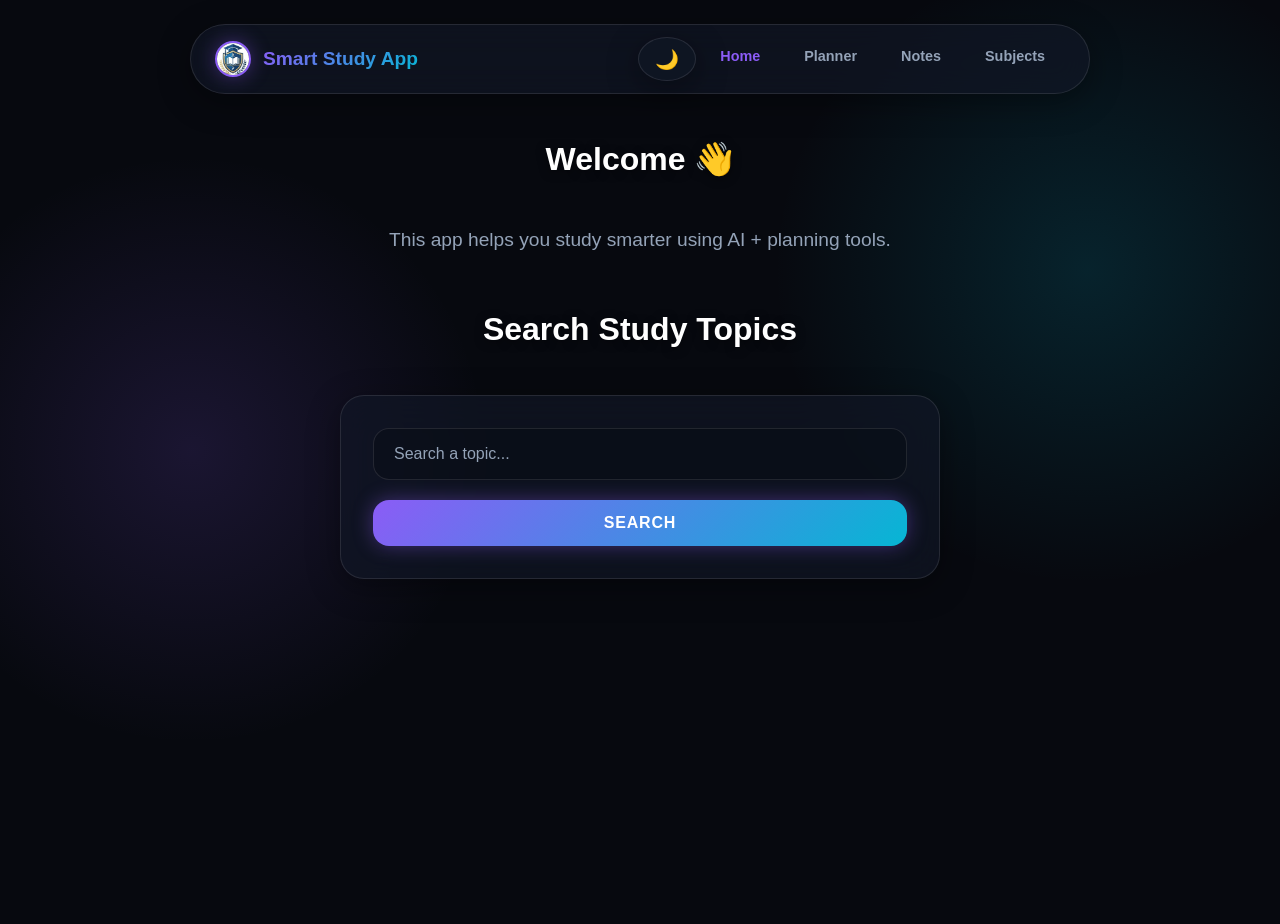
<file: index.html>
<!doctype html>
<html lang="en">
  <head>
    <meta charset="UTF-8" />
    <meta name="viewport" content="width=device-width, initial-scale=1.0" />
    <title>Smart Study App</title>
    <script src="/js/theme.js" defer></script>
    <script type="module" src="/js/main.js" defer></script>
    <link rel="icon" type="image/png" href="/assets/logo_square.jpg" />
    <link rel="stylesheet" href="css/style.css" />
  </head>
  <body>
    <header class="header">
      <div class="logo-container">
        <img src="/assets/logo_square.jpg" alt="Logo" class="logo" />
        <h1>Smart Study App</h1>
      </div>

      <nav>
        <button
          class="theme-switch"
          id="theme-toggle"
          aria-label="Toggle Theme"
        >
          <span class="icon">🌙</span>
        </button>
        <a href="index.html" style="color: var(--primary); font-weight: 700">Home</a>
        <a href="planner.html">Planner</a>
        <a href="notes.html">Notes</a>
        <a href="subjects.html">Subjects</a>
      </nav>
    </header>

    <main>
      <section class="welcome-hero">
        <h2>Welcome 👋</h2>
        <p>This app helps you study smarter using AI + planning tools.</p>
      </section>

      <section class="search-section">
        <h2>Search Study Topics</h2>

        <form id="search-form">
          <input
            type="text"
            id="search-input"
            placeholder="Search a topic..."
            required
          />
          <button type="submit">Search</button>
        </form>

        <p id="loading"></p>

        <div id="results"></div>
      </section>
    </main>

  </body>
</html>
</file>
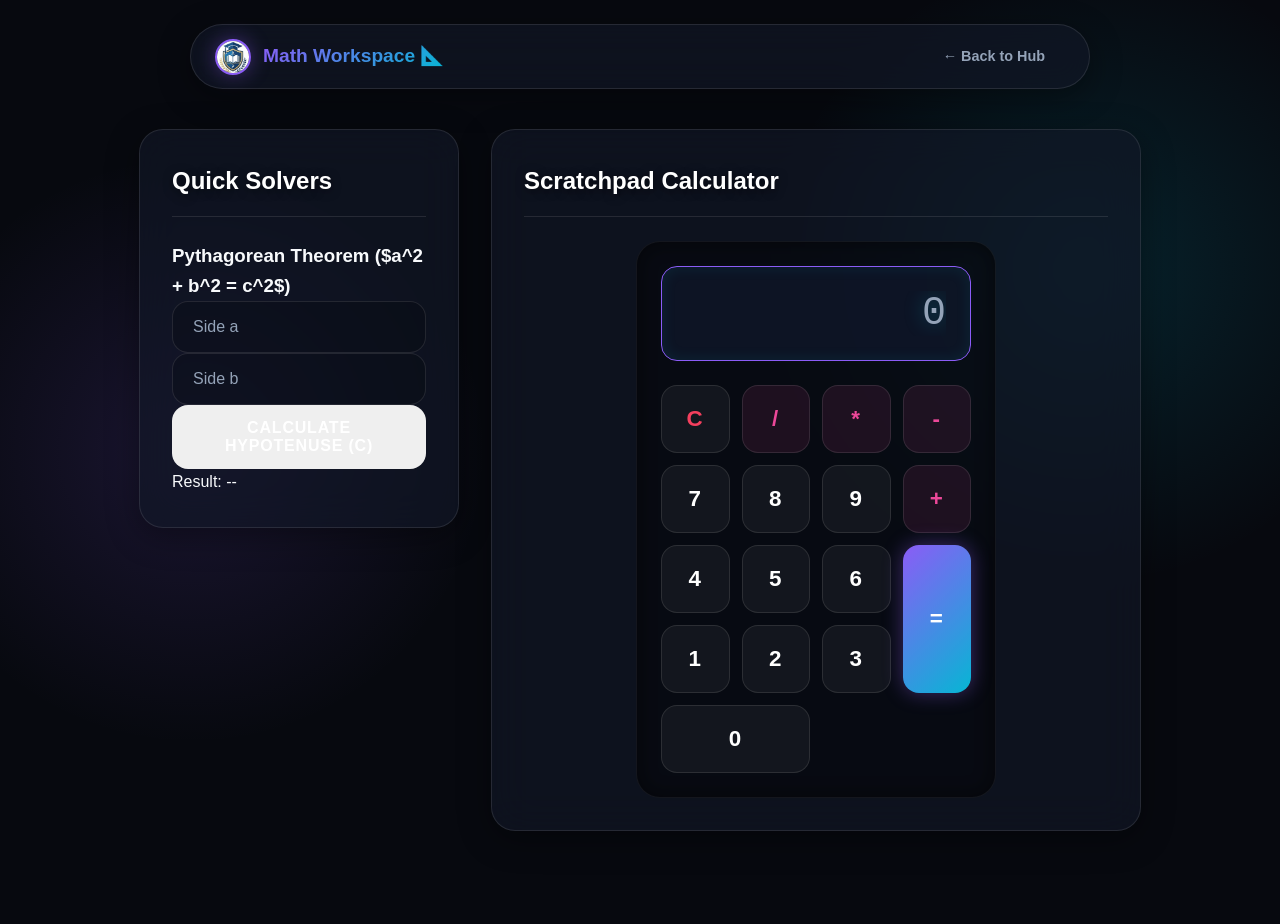
<file: math.html>
<!doctype html>
<html lang="en">
  <head>
    <meta charset="UTF-8" />
    <meta name="viewport" content="width=device-width, initial-scale=1.0" />
    <title>Math Workspace</title>
    <link rel="stylesheet" href="css/style.css" />
    <link rel="icon" type="image/png" href="/assets/logo_square.jpg" />
    <script src="/js/theme.js" defer></script>
    <script type="module" src="/js/main.js" defer></script>
  </head>
  <body>
    <header class="header">
      <div class="logo-container">
        <img src="/assets/logo_square.jpg" alt="Logo" class="logo" />
        <h1>Math Workspace 📐</h1>
      </div>
      <nav>
        <a href="subjects.html">← Back to Hub</a>
      </nav>
    </header>

    <main>
      <div class="split-workspace">
        <div class="pane left-pane">
          <h2>Quick Solvers</h2>
          <div class="formula-box">
            <h3>Pythagorean Theorem ($a^2 + b^2 = c^2$)</h3>
            <div class="formula-inputs">
              <input type="number" id="py-a" placeholder="Side a" />
              <input type="number" id="py-b" placeholder="Side b" />
            </div>
            <button id="solve-py">Calculate Hypotenuse (c)</button>
            <p id="py-result" class="math-output">Result: --</p>
          </div>
        </div>

        <div class="pane right-pane">
          <h2>Scratchpad Calculator</h2>
          <div class="calc-container">
            <input type="text" id="calc-display" readonly placeholder="0" />
            <div class="calc-grid">
              <button class="calc-btn clear">C</button>
              <button class="calc-btn op">/</button>
              <button class="calc-btn op">*</button>
              <button class="calc-btn op">-</button>

              <button class="calc-btn">7</button>
              <button class="calc-btn">8</button>
              <button class="calc-btn">9</button>
              <button class="calc-btn op">+</button>

              <button class="calc-btn">4</button>
              <button class="calc-btn">5</button>
              <button class="calc-btn">6</button>
              <button class="calc-btn equals">=</button>

              <button class="calc-btn">1</button>
              <button class="calc-btn">2</button>
              <button class="calc-btn">3</button>
              <button class="calc-btn zero">0</button>
            </div>
          </div>
        </div>
      </div>
    </main>

  </body>
</html>
</file>
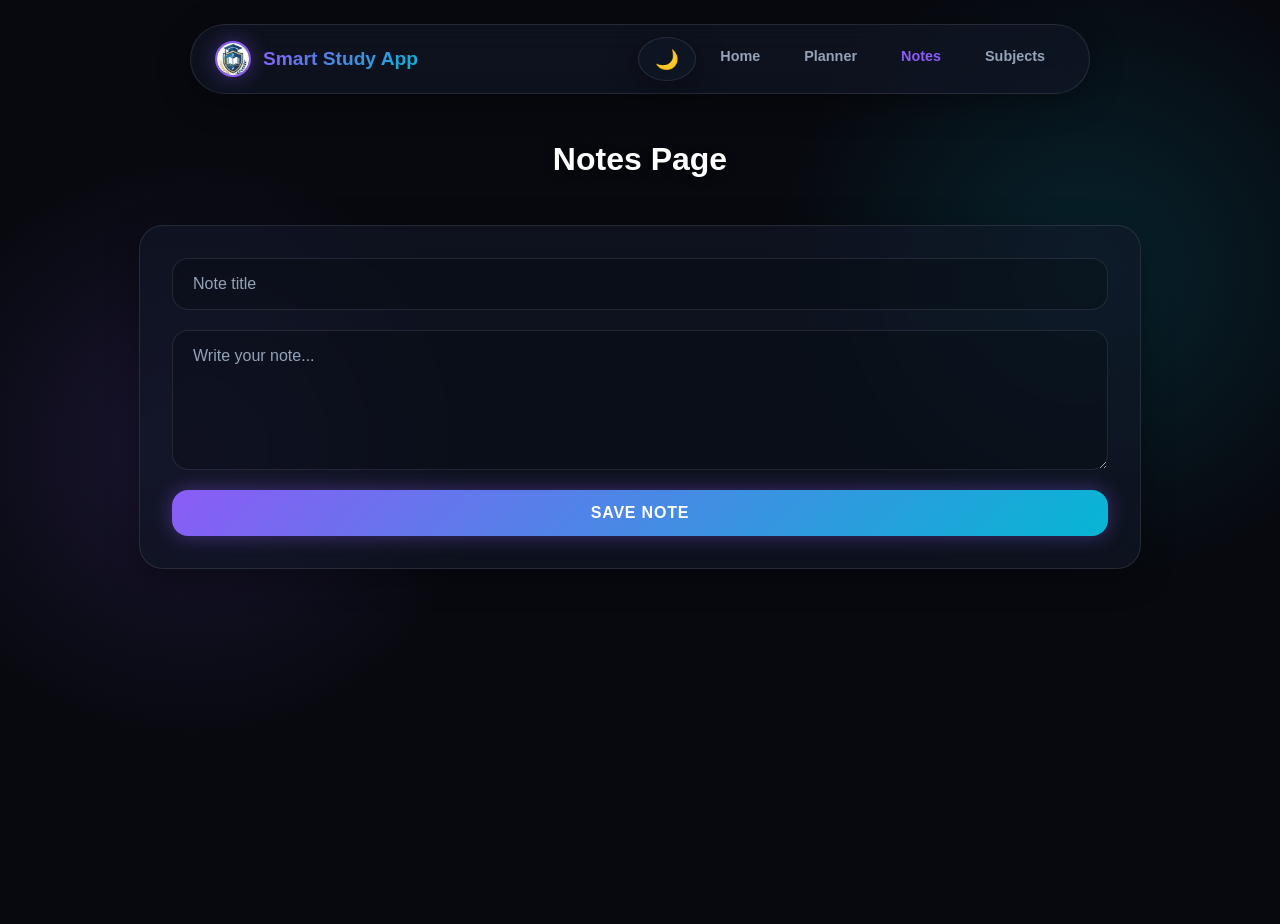
<file: notes.html>
<!doctype html>
<html lang="en">
  <head>
    <meta charset="UTF-8" />
    <meta name="viewport" content="width=device-width, initial-scale=1.0" />
    <title>Notes</title>
    <script src="/js/theme.js" defer></script>
    <script type="module" src="/js/main.js" defer></script>
    <link rel="icon" type="image/png" href="/assets/logo_square.jpg" />
    <link rel="stylesheet" href="css/style.css" />
  </head>
  <body>
    <header class="header">
      <div class="logo-container">
        <img src="/assets/logo_square.jpg" alt="Logo" class="logo" />
        <h1>Smart Study App</h1>
      </div>

      <nav>
        <button
          class="theme-switch"
          id="theme-toggle"
          aria-label="Toggle Theme"
        >
          <span class="icon">🌙</span>
        </button>
        <a href="index.html">Home</a>
        <a href="planner.html">Planner</a>
        <a href="notes.html" style="color: var(--primary); font-weight: 700"
          >Notes</a
        >
        <a href="subjects.html">Subjects</a>
      </nav>
    </header>

    <main>
      <h2>Notes Page</h2>

      <form id="notes-form">
        <input type="text" id="note-title" placeholder="Note title" required />

        <textarea
          id="notes-input"
          placeholder="Write your note..."
          required
        ></textarea>

        <button type="submit">Save Note</button>
      </form>

      <div id="notes-list"></div>
    </main>

  </body>
</html>
</file>
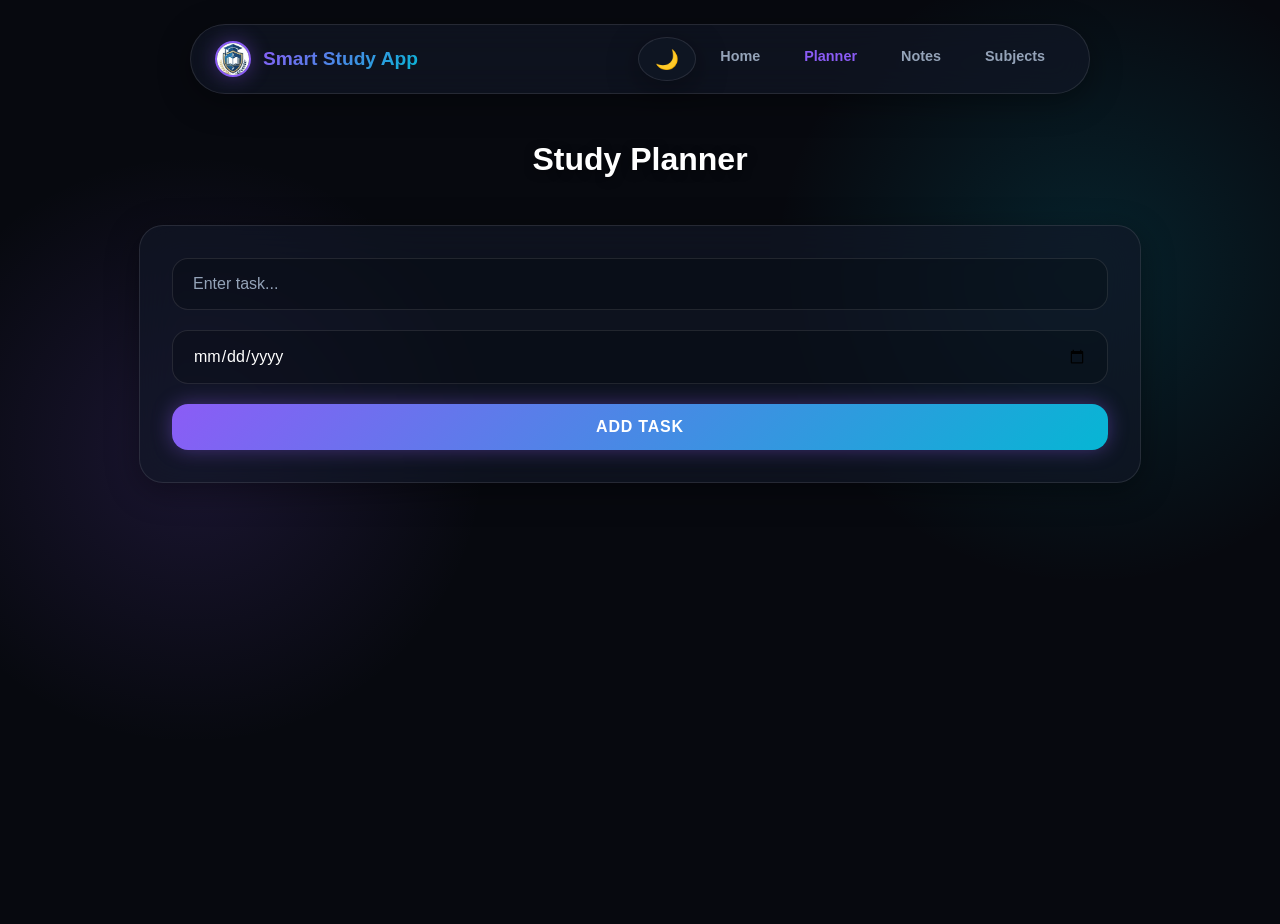
<file: planner.html>
<!doctype html>
<html lang="en">
  <head>
    <meta charset="UTF-8" />
    <meta name="viewport" content="width=device-width, initial-scale=1.0" />
    <title>Planner</title>
    <script src="/js/theme.js" defer></script>
    <script type="module" src="/js/main.js" defer></script>
    <link rel="icon" type="image/png" href="/assets/logo_square.jpg" />
    <link rel="stylesheet" href="css/style.css" />
  </head>
  <body>
    <header class="header">
      <div class="logo-container">
        <img src="/assets/logo_square.jpg" alt="Logo" class="logo" />
        <h1>Smart Study App</h1>
      </div>

      <nav>
        <button
          class="theme-switch"
          id="theme-toggle"
          aria-label="Toggle Theme"
        >
          <span class="icon">🌙</span>
        </button>
        <a href="index.html">Home</a>
        <a href="planner.html" style="color: var(--primary); font-weight: 700"
          >Planner</a
        >
        <a href="notes.html">Notes</a>
        <a href="subjects.html">Subjects</a>
      </nav>
    </header>

    <main>
      <h2>Study Planner</h2>

      <form id="task-form">
        <input
          type="text"
          id="task-input"
          placeholder="Enter task..."
          required
        />

        <input type="date" id="task-date" required />

        <button type="submit">Add Task</button>
      </form>

      <ul id="task-list"></ul>
    </main>

  </body>
</html>
</file>
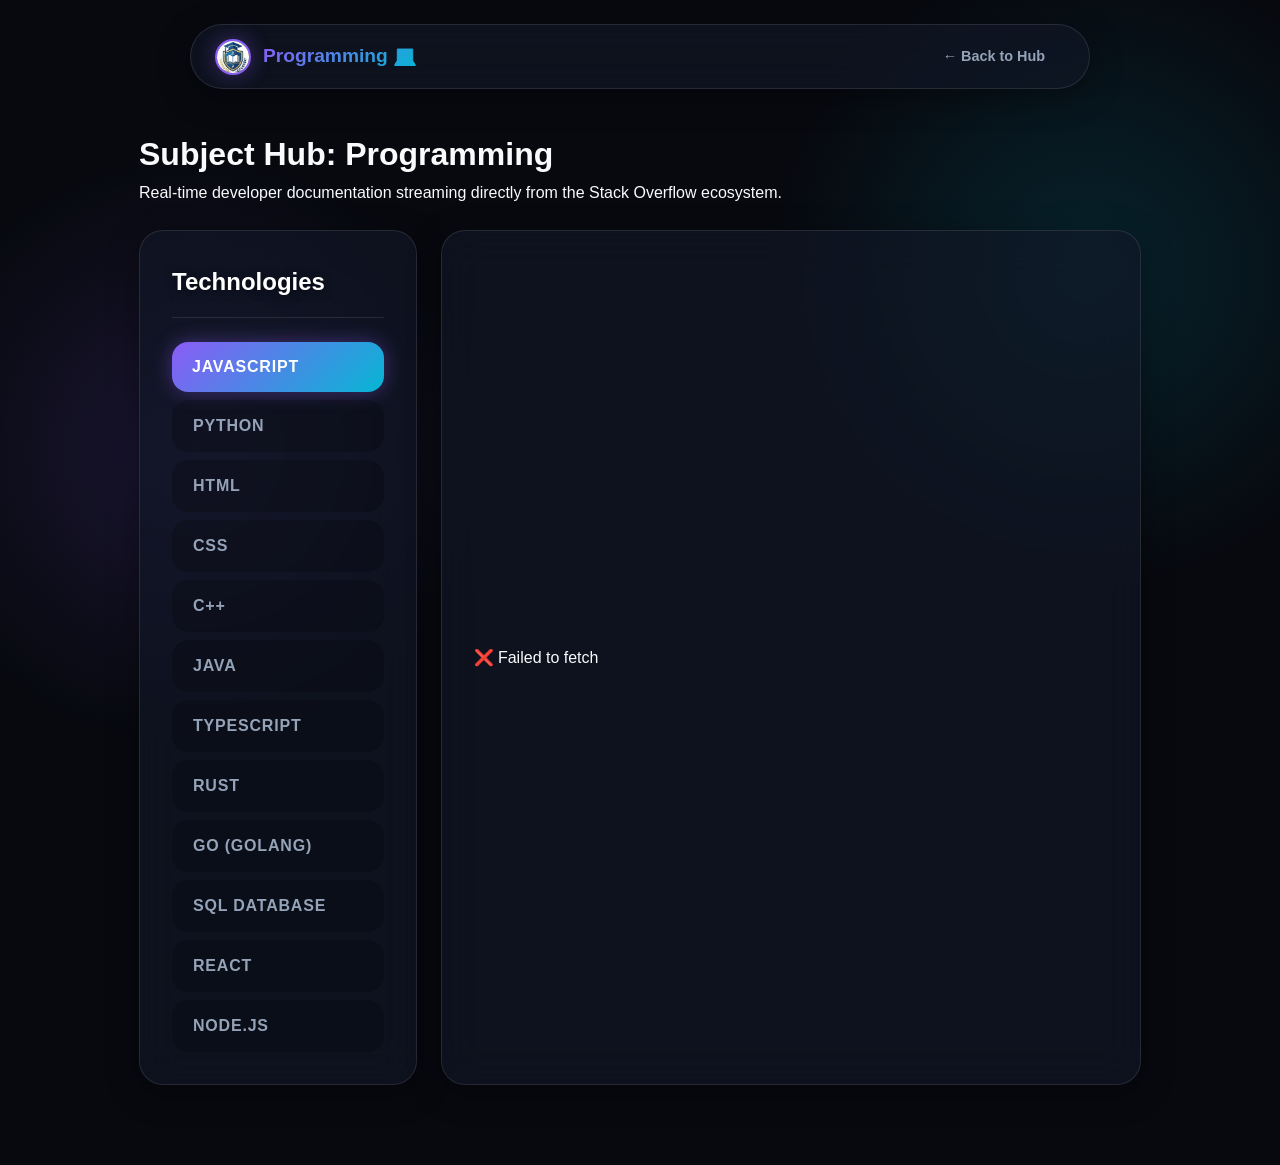
<file: programming.html>
<!doctype html>
<html lang="en">
  <head>
    <meta charset="UTF-8" />
    <meta name="viewport" content="width=device-width, initial-scale=1.0" />
    <title>Subjects Workspace - Programming</title>
    <link rel="stylesheet" href="css/style.css" />
    <script src="/js/theme.js" defer></script>
    <script type="module" src="/js/main.js" defer></script>
  </head>
  <body>
    <header class="header">
      <div class="logo-container">
        <img src="/assets/logo_square.jpg" alt="Logo" class="logo" />
        <h1>Programming 💻</h1>
      </div>
      <nav>
        <a href="subjects.html">← Back to Hub</a>
      </nav>
    </header>

    <main class="container">
      <header>
        <h1>Subject Hub: Programming</h1>
        <p>
          Real-time developer documentation streaming directly from the Stack
          Overflow ecosystem.
        </p>
      </header>

      <div
        class="workspace-layout"
        style="display: flex; gap: 24px; margin-top: 24px"
      >
        <aside class="pane sidebar-pane" style="flex: 1; min-width: 200px">
          <h2>Technologies</h2>
          <div
            class="lang-menu"
            style="
              display: flex;
              flex-direction: column;
              gap: 8px;
              margin-top: 16px;
            "
          >
            <button class="lang-tab active" data-tag="javascript">
              JavaScript
            </button>
            <button class="lang-tab" data-tag="python">Python</button>
            <button class="lang-tab" data-tag="html">HTML</button>
            <button class="lang-tab" data-tag="css">CSS</button>
            <button class="lang-tab" data-tag="c++">C++</button>
            <button class="lang-tab" data-tag="java">Java</button>
            <button class="lang-tab" data-tag="typescript">TypeScript</button>
            <button class="lang-tab" data-tag="rust">Rust</button>
            <button class="lang-tab" data-tag="go">Go (Golang)</button>
            <button class="lang-tab" data-tag="sql">SQL Database</button>
            <button class="lang-tab" data-tag="reactjs">React</button>
            <button class="lang-tab" data-tag="node.js">Node.js</button>
          </div>
        </aside>

        <section
          class="pane content-pane"
          style="
            flex: 3;
            min-height: 400px;
            display: flex;
            flex-direction: column;
            justify-content: center;
            align-items: stretch;
            position: relative;
          "
        >
          <div id="doc-view">
            <div class="spinner"></div>
          </div>
        </section>
      </div>
    </main>
  </body>
</html>
</file>
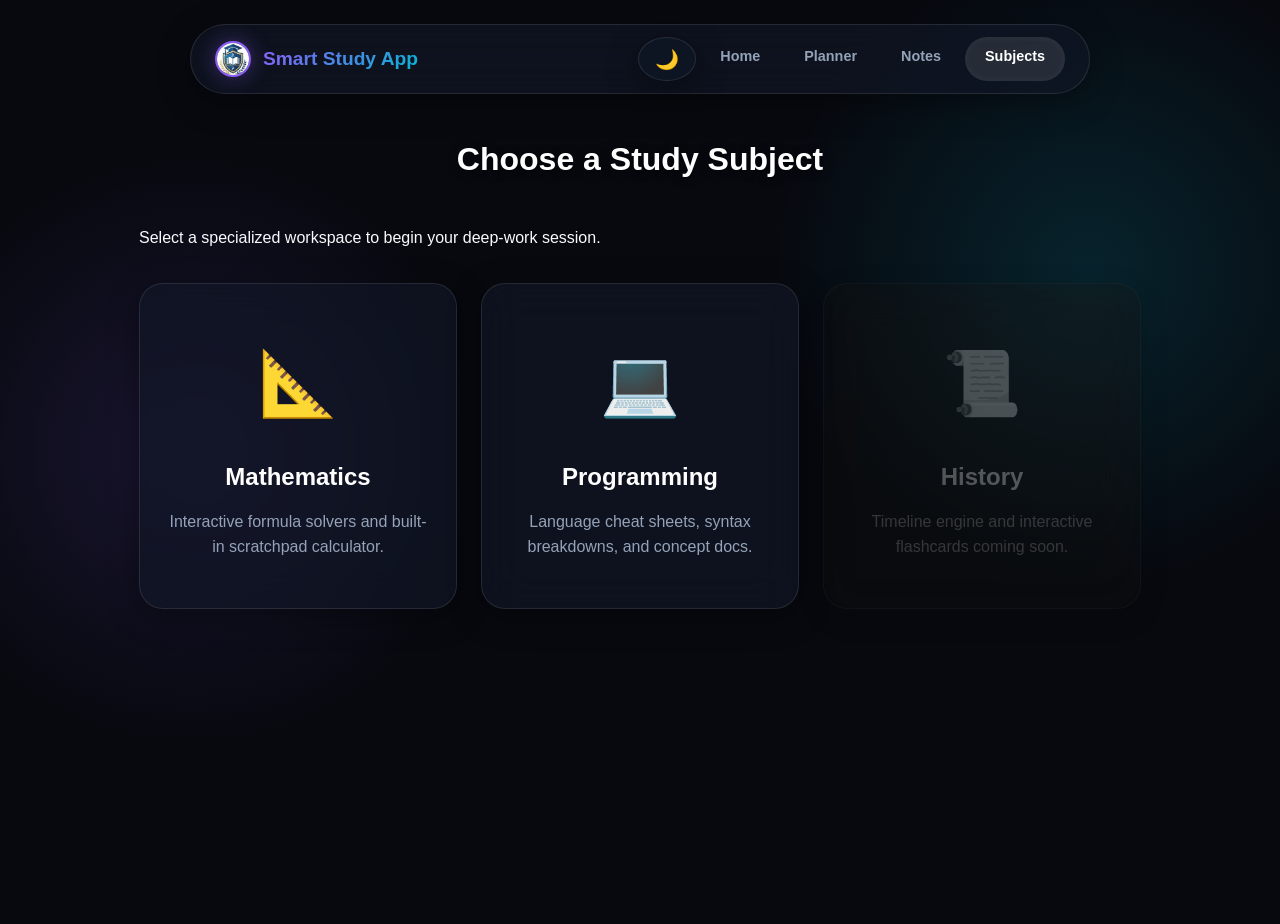
<file: subjects.html>
<!doctype html>
<html lang="en">
  <head>
    <meta charset="UTF-8" />
    <meta name="viewport" content="width=device-width, initial-scale=1.0" />
    <title>Study Subjects</title>
    <link rel="stylesheet" href="css/style.css" />
    <link rel="icon" type="image/png" href="/assets/logo_square.jpg" />
    <script src="/js/theme.js" defer></script>
    <script type="module" src="/js/main.js" defer></script>
  </head>
  <body>
    <header class="header">
      <div class="logo-container">
        <img src="/assets/logo_square.jpg" alt="Logo" class="logo" />
        <h1>Smart Study App</h1>
      </div>
      <nav>
        <button
          class="theme-switch"
          id="theme-toggle"
          aria-label="Toggle Theme"
        >
          <span class="icon">🌙</span>
        </button>
        <a href="index.html">Home</a>
        <a href="planner.html">Planner</a>
        <a href="notes.html">Notes</a>
        <a href="subjects.html" class="active">Subjects</a>
      </nav>
    </header>

    <main>
      <h2>Choose a Study Subject</h2>
      <p style="margin-bottom: 32px">
        Select a specialized workspace to begin your deep-work session.
      </p>

      <div class="subject-grid">
        <a href="math.html" class="subject-card">
          <div class="subject-icon">📐</div>
          <h3>Mathematics</h3>
          <p>Interactive formula solvers and built-in scratchpad calculator.</p>
        </a>

        <a href="programming.html" class="subject-card">
          <div class="subject-icon">💻</div>
          <h3>Programming</h3>
          <p>Language cheat sheets, syntax breakdowns, and concept docs.</p>
        </a>

        <div class="subject-card disabled">
          <div class="subject-icon">📜</div>
          <h3>History</h3>
          <p>Timeline engine and interactive flashcards coming soon.</p>
        </div>
      </div>
    </main>
  </body>
</html>
</file>
<file: css/style.css>
/* ==========================================================================
   1. DESIGN SYSTEM VARIABLES & THEMES
   ========================================================================== */

:root {
  /* Dark Cosmic Palette (Default) */
  --bg-base: #07090f;
  --bg-glass: rgba(17, 24, 39, 0.65);
  --bg-glass-hover: rgba(31, 41, 55, 0.8);
  
  /* Text */
  --text-main: #f8fafc;
  --text-muted: #94a3b8;
  --text-inverse: #ffffff;

  /* Neon Accents */
  --primary: #8b5cf6; /* Electric Purple */
  --primary-hover: #a78bfa;
  --accent-cyan: #06b6d4;
  --accent-pink: #ec4899;
  
  /* Gradients */
  --gradient-primary: linear-gradient(135deg, var(--primary), var(--accent-cyan));
  --gradient-danger: linear-gradient(135deg, #f43f5e, #be123c);
  --gradient-success: linear-gradient(135deg, #10b981, #047857);

  /* Borders & Shadows */
  --border-glass: 1px solid rgba(255, 255, 255, 0.1);
  --border-glass-bright: 1px solid rgba(255, 255, 255, 0.25);
  
  /* Radii */
  --radius-sm: 8px;
  --radius-md: 16px;
  --radius-lg: 24px;
  --radius-pill: 9999px;
  
  /* Neon Glows & Shadows */
  --glow-primary: 0 0 20px rgba(139, 92, 246, 0.4);
  --glow-cyan: 0 0 20px rgba(6, 182, 212, 0.4);
  --shadow-glass: 0 8px 32px 0 rgba(0, 0, 0, 0.37);
  
  --transition: all 0.3s cubic-bezier(0.25, 0.8, 0.25, 1);
}

/* Light Mode Override */
body.light-mode {
  --bg-base: #f1f5f9;
  --bg-glass: rgba(255, 255, 255, 0.7);
  --text-main: #1e293b;
  --text-muted: #475569;
  --text-inverse: #000000;
}


/* ==========================================================================
   2. GLOBAL RESET & BASE STYLES
   ========================================================================== */

*, *::before, *::after {
  box-sizing: border-box;
  margin: 0;
  padding: 0;
}

html {
  scroll-behavior: smooth;
}

body {
  font-family: "Inter", -apple-system, BlinkMacSystemFont, "Segoe UI", Roboto, sans-serif;
  color: var(--text-main);
  line-height: 1.6;
  min-height: 100vh;
  -webkit-font-smoothing: antialiased;
  
  /* The Aurora Mesh Background */
  background-color: var(--bg-base);
  background-image: 
    radial-gradient(circle at 15% 50%, rgba(139, 92, 246, 0.15), transparent 25%),
    radial-gradient(circle at 85% 30%, rgba(6, 182, 212, 0.15), transparent 25%);
  background-attachment: fixed;
  transition: background-color 0.3s ease;
}

body.light-mode {
  background-image: radial-gradient(circle at 15% 50%, rgba(139, 92, 246, 0.05), transparent 25%);
}


/* ==========================================================================
   3. LAYOUT & UNIVERSAL GLASS PANELS
   ========================================================================== */

main {
  max-width: 1050px;
  margin: 40px auto 80px auto;
  padding: 0 24px;
}

h2 {
  font-size: 2rem;
  font-weight: 800;
  text-align: center;
  margin-bottom: 40px;
  color: var(--text-inverse);
  text-shadow: 0 2px 10px rgba(0, 0, 0, 0.5);
}

/* Universal Glassmorphic Surfaces */
.glass-panel, form, li, #notes-list div, .subject-card, .pane, #results article {
  background: var(--bg-glass);
  backdrop-filter: blur(20px);
  -webkit-backdrop-filter: blur(20px);
  border: var(--border-glass);
  border-radius: var(--radius-lg);
  box-shadow: var(--shadow-glass);
}


/* ==========================================================================
   4. NAVIGATION & HEADER (Floating Pill)
   ========================================================================== */

.header {
  display: flex;
  justify-content: space-between;
  align-items: center;
  margin: 24px auto;
  padding: 12px 24px;
  max-width: 900px;
  border-radius: var(--radius-pill);
  background: var(--bg-glass);
  backdrop-filter: blur(16px);
  -webkit-backdrop-filter: blur(16px);
  border: var(--border-glass);
  box-shadow: var(--shadow-glass);
  position: sticky;
  top: 24px;
  z-index: 100;

  .logo-container {
    display: flex;
    align-items: center;
    gap: 12px;

    .logo {
      height: 36px;
      width: 36px;
      border-radius: 50%;
      border: 2px solid var(--primary);
      box-shadow: var(--glow-primary);
    }
  }

  h1 {
    font-size: 1.2rem;
    font-weight: 800;
    background: var(--gradient-primary);
    -webkit-background-clip: text;
    -webkit-text-fill-color: transparent;
  }

  nav {
    display: flex;
    gap: 4px;

    a {
      color: var(--text-muted);
      text-decoration: none;
      font-weight: 600;
      font-size: 0.9rem;
      padding: 8px 20px;
      border-radius: var(--radius-pill);
      transition: var(--transition);

      &:hover, &.active {
        color: var(--text-inverse);
        background: rgba(255, 255, 255, 0.1);
        box-shadow: inset 0 0 10px rgba(255, 255, 255, 0.05);
      }
    }
  }
}


/* ==========================================================================
   5. FORMS, INPUTS & BUTTONS
   ========================================================================== */

/* ---------------- HOME PAGE CUSTOM LAYOUTS ---------------- */

/* Centers your welcome section text elements */
.welcome-hero {
  text-align: center;
  margin-bottom: 48px;
  
  p {
    font-size: 1.2rem;
    color: var(--text-muted);
  }
}

/* Adjusts the search layout system */
.search-section {
  text-align: center;
}

/* Constrains, centers, and pads your incoming API search results box */
#results {
  max-width: 600px; 
  margin: 24px auto 0 auto; /* Centers the container block layout */
  
  article {
    padding: 32px;          /* Prevents text from smashing into glass borders */
    text-align: left;       /* Keeps text alignment readable */
    
    h3 {
      color: var(--accent-cyan);
      font-size: 1.6rem;
      margin-bottom: 12px;
      text-shadow: var(--glow-cyan);
    }
    
    p {
      color: var(--text-main);
      font-size: 1.05rem;
      line-height: 1.7;
    }
  }
}

form {
  padding: 32px;
  margin-bottom: 40px;
  display: flex;
  flex-direction: column;
  gap: 20px;
}

#search-form {
  max-width: 600px;
  margin-left: auto;
  margin-right: auto;
}

input, textarea {
  width: 100%;
  padding: 16px 20px;
  font-family: inherit;
  font-size: 1rem;
  color: var(--text-inverse);
  background-color: rgba(0, 0, 0, 0.2);
  border: var(--border-glass);
  border-radius: var(--radius-md);
  transition: var(--transition);

  &::placeholder {
    color: var(--text-muted);
  }

  &:focus {
    outline: none;
    border-color: var(--accent-cyan);
    background-color: rgba(0, 0, 0, 0.4);
    box-shadow: var(--glow-cyan);
  }
}

textarea {
  min-height: 140px;
  resize: vertical;
}

button {
  font-family: inherit;
  font-size: 1rem;
  font-weight: 700;
  padding: 14px 28px;
  border: none;
  border-radius: var(--radius-md);
  cursor: pointer;
  transition: var(--transition);
  color: var(--text-inverse);
  text-transform: uppercase;
  letter-spacing: 0.05em;

  &[type="submit"] {
    background: var(--gradient-primary);
    box-shadow: var(--glow-primary);

    &:hover {
      transform: translateY(-3px) scale(1.02);
      box-shadow: 0 0 30px rgba(139, 92, 246, 0.6);
    }
    &:active { 
      transform: translateY(0); 
    }
  }

  &.complete-btn { background: var(--gradient-success); }
  &.delete-btn, &.delete-note { background: var(--gradient-danger); }
  
  &.complete-btn:hover, &.delete-btn:hover, &.delete-note:hover {
    filter: brightness(1.2);
    transform: translateY(-2px);
  }
}


/* ==========================================================================
   6. MODULES (PLANNER, NOTES, SUBJECTS, WORKSPACE)
   ========================================================================== */

/* Task Planner */
#task-list {
  list-style: none;
  display: flex;
  flex-direction: column;
  gap: 16px;

  li {
    padding: 20px 24px;
    display: flex;
    justify-content: space-between;
    align-items: center;
    gap: 20px;
    transition: var(--transition);

    &:hover {
      transform: translateX(8px);
      border-color: var(--primary);
      background: var(--bg-glass-hover);
    }

    & > span {
      font-size: 1.1rem;
      font-weight: 500;
      flex-grow: 1;

      &.completed {
        text-decoration: line-through;
        color: var(--text-muted);
        opacity: 0.4;
      }
    }

    small {
      font-size: 0.85rem;
      padding: 6px 14px;
      border-radius: var(--radius-pill);
      background-color: rgba(255, 255, 255, 0.05);
      border: 1px solid rgba(255, 255, 255, 0.1);
      color: var(--accent-cyan);
    }

    .btn-container button {
      padding: 10px 16px;
      font-size: 0.8rem;
    }
  }
}

/* Notes Board */
#notes-list {
  display: grid;
  grid-template-columns: repeat(auto-fill, minmax(320px, 1fr));
  gap: 24px;

  div {
    padding: 32px;
    display: flex;
    flex-direction: column;
    position: relative;
    overflow: hidden;

    &::before {
      content: '';
      position: absolute;
      top: 0;
      left: 0;
      width: 100%;
      height: 3px;
      background: var(--gradient-primary);
      opacity: 0.5;
      transition: var(--transition);
    }

    &:hover {
      transform: translateY(-5px);
      border-color: rgba(255, 255, 255, 0.2);
      
      &::before { 
        opacity: 1; 
        height: 4px; 
        box-shadow: var(--glow-primary); 
      }
    }

    h3 {
      font-size: 1.4rem;
      font-weight: 800;
      margin-bottom: 16px;
      color: var(--accent-cyan);
    }

    .note-content {
      color: var(--text-muted);
      flex-grow: 1;
      margin-bottom: 24px;
      white-space: pre-line;
      overflow-y: auto;
      
      &::-webkit-scrollbar { width: 6px; }
      &::-webkit-scrollbar-track { background: rgba(0, 0, 0, 0.2); border-radius: 10px; }
      &::-webkit-scrollbar-thumb { background: rgba(255, 255, 255, 0.2); border-radius: 10px; }
    }
  }
}

/* Subject Interface Hub */
.subject-grid {
  display: grid;
  grid-template-columns: repeat(auto-fit, minmax(280px, 1fr));
  gap: 24px;
}

.subject-card {
  padding: 48px 24px;
  text-decoration: none;
  text-align: center;
  display: flex;
  flex-direction: column;
  align-items: center;

  &:not(.disabled):hover {
    transform: translateY(-10px);
    border-color: var(--accent-pink);
    box-shadow: 0 10px 40px rgba(236, 72, 153, 0.2);
    
    .subject-icon { 
      transform: scale(1.15) rotate(5deg); 
      filter: drop-shadow(0 0 15px rgba(236, 72, 153, 0.5));
    }
  }

  .subject-icon {
    font-size: 4rem;
    margin-bottom: 24px;
    transition: var(--transition);
  }

  h3 { margin-bottom: 12px; font-size: 1.5rem; color: var(--text-inverse); }
  p { font-size: 1rem; color: var(--text-muted); }

  &.disabled {
    opacity: 0.3;
    cursor: not-allowed;
    filter: grayscale(100%);
  }
}

/* Advanced Split Workspace */
.split-workspace {
  display: grid;
  grid-template-columns: 320px 1fr;
  gap: 32px;
  align-items: start;
}

.pane {
  padding: 32px;

  h2 {
    text-align: left;
    font-size: 1.5rem;
    border-bottom: 1px solid rgba(255, 255, 255, 0.1);
    padding-bottom: 16px;
    margin-bottom: 24px;
    color: var(--text-inverse);
  }
}


/* ==========================================================================
   7. UTILITY & SPECIAL INTERFACES (CALCULATOR, CODE, SWITCH)
   ========================================================================== */

/* Cyberpunk Pad Calculator */
.calc-container {
  background: rgba(0, 0, 0, 0.4);
  border: 1px solid rgba(255, 255, 255, 0.05);
  padding: 24px;
  border-radius: var(--radius-lg);
  max-width: 360px;
  margin: 16px auto 0;
  box-shadow: inset 0 0 20px rgba(0, 0, 0, 0.5);
}

#calc-display {
  background: rgba(15, 23, 42, 0.8);
  border: 1px solid var(--primary);
  color: var(--accent-cyan);
  font-family: "SF Mono", "Fira Code", monospace;
  font-size: 2.5rem;
  text-align: right;
  padding: 24px;
  border-radius: var(--radius-md);
  margin-bottom: 24px;
  text-shadow: var(--glow-cyan);
  box-shadow: inset 0 0 15px rgba(6, 182, 212, 0.1);
}

.calc-grid {
  display: grid;
  grid-template-columns: repeat(4, 1fr);
  gap: 12px;

  .calc-btn {
    background: rgba(255, 255, 255, 0.05);
    border: 1px solid rgba(255, 255, 255, 0.1);
    color: var(--text-inverse);
    font-size: 1.4rem;
    padding: 20px;
    border-radius: var(--radius-md);
    
    &:hover { 
      background: rgba(255, 255, 255, 0.15); 
      border-color: var(--primary);
    }
    
    &.op { 
      color: var(--accent-pink); 
      background: rgba(236, 72, 153, 0.1); 
      &:hover { background: rgba(236, 72, 153, 0.3); border-color: var(--accent-pink); }
    }
    
    &.clear { color: #f43f5e; grid-column: span 1; }
    &.equals { background: var(--gradient-primary); border: none; grid-row: span 2; height: 100%; box-shadow: var(--glow-primary); }
    &.zero { grid-column: span 2; }
  }
}

/* Programming Workspace */
.lang-menu {
  display: flex;
  flex-direction: column;
  gap: 10px;

  .lang-tab {
    background: rgba(0, 0, 0, 0.2);
    color: var(--text-muted);
    text-align: left;
    padding: 16px 20px;
    border-radius: var(--radius-md);
    border: 1px solid transparent;

    &:hover { background: rgba(255, 255, 255, 0.05); color: var(--text-inverse); }
    
    &.active {
      background: var(--gradient-primary);
      color: white;
      border: none;
      box-shadow: var(--glow-primary);
      font-weight: 800;
      letter-spacing: 0.05em;
    }
  }
}

.doc-card {
  h2 { border: none; margin-bottom: 12px; font-size: 2.5rem; color: var(--accent-cyan); text-align: left; text-shadow: var(--glow-cyan); }
  .doc-desc { text-align: left; font-size: 1.15rem; margin-bottom: 32px; color: var(--text-muted); line-height: 1.8; }
  
  .doc-meta { 
    background: rgba(0, 0, 0, 0.3); 
    padding: 20px; 
    border-radius: var(--radius-md); 
    border: 1px dashed rgba(255, 255, 255, 0.2);
    margin-bottom: 32px;
    
    strong { color: var(--primary); }
    p { font-family: monospace; color: var(--accent-pink); margin-top: 8px; }
  }
  
  pre {
    background: #0f172a;
    color: #e2e8f0;
    padding: 20px;
    border-radius: var(--radius-md);
    overflow-x: auto;
    font-family: "SF Mono", "Fira Code", monospace;
    font-size: 0.9rem;
    margin-top: 12px;
    box-shadow: inset 0 2px 4px rgba(0, 0, 0, 0.2);
    border: 1px solid #1e293b;
  }
}

/* Theme Toggle Control (Merged & Optimized) */
.theme-switch {
  cursor: pointer;
  background: var(--bg-glass);
  border: var(--border-glass);
  width: 44px;
  height: 44px;
  border-radius: 50%;
  display: flex;
  align-items: center;
  justify-content: center;
  font-size: 1.2rem;
  box-shadow: var(--shadow-glass);
  transition: var(--transition);

  &:hover {
    border-color: var(--primary);
    box-shadow: var(--glow-primary);
    transform: scale(1.05);
  }
}


/* Functional Spinner & Animations */
.spinner {
  border: 4px solid rgba(255, 255, 255, 0.1);
  border-top: 4px solid var(--accent-cyan);
  border-radius: 50%;
  width: 48px;
  height: 48px;
  animation: spin 0.8s cubic-bezier(0.5, 0, 0.5, 1) infinite;
  margin: 40px auto;
  box-shadow: var(--glow-cyan);
}

@keyframes spin { 
  0% { transform: rotate(0deg); } 
  100% { transform: rotate(360deg); } 
}


/* ==========================================================================
   8. MOBILE RESPONSIVE & IPHONE SYSTEMS OVERRIDES
   ========================================================================== */

@media (max-width: 900px) {
  .header { 
    flex-direction: column; 
    gap: 16px; 
    border-radius: var(--radius-lg); 
    padding: 20px; 
    
    nav { flex-wrap: wrap; justify-content: center; }
  }

  #task-list li {
    flex-direction: column;
    align-items: flex-start;
    gap: 16px;

    .btn-container {
      width: 100%;
      button { flex: 1; }
    }
  }
}

@media (max-width: 768px) {
  /* Dynamic Hard Stop Mobile Overflow System Controls */
  html, body {
    max-width: 100% !important;
    overflow-x: hidden !important;
  }

  main, .split-workspace, .pane {
    max-width: 100% !important;
    width: 100% !important;
  }

  /* Force elements causing blowout scrolling to safely wrap */
  pre, code {
    max-width: 100% !important;
    white-space: pre-wrap !important; 
    word-break: break-all !important; 
    overflow-x: auto !important;
  }

  .doc-card, .doc-meta {
    max-width: 100% !important;
    word-wrap: break-word !important;
    overflow-wrap: break-word !important;
  }

  /* Reset layout grid into a single column flow */
  .split-workspace {
    display: flex;
    flex-direction: column;
    gap: 16px;
  }

  /* Strip desktop background styling from structural container panels */
  .pane.sidebar-pane {
    background: transparent !important;
    border: none !important;
    box-shadow: none !important;
    padding: 0 !important;
    
    h2 { display: none !important; }
  }

  /* Transform the menu track into a fluid, swipable layout */
  .lang-menu {
    flex-direction: row !important;
    overflow-x: auto !important;
    white-space: nowrap !important;
    gap: 10px !important;
    padding: 4px 24px 16px 24px !important;
    margin: 0 -24px !important; /* Pull track flush with edges */
    scroll-snap-type: x mandatory;
    -webkit-overflow-scrolling: touch;
    scrollbar-width: none;
    
    &::-webkit-scrollbar { display: none !important; }

    .lang-tab {
      flex: 0 0 auto !important;
      scroll-snap-align: start;
      padding: 10px 18px !important;
      font-size: 0.85rem !important;
      border-radius: var(--radius-pill) !important;
      background: var(--bg-glass) !important;
      border: var(--border-glass) !important;
      text-transform: none !important;
      letter-spacing: normal !important;
    }
  }

  /* Scaled layout spaces and typographic metrics */
  .pane.content-pane {
    padding: 24px 20px !important;
    border-radius: var(--radius-md) !important;
    min-height: auto !important;
  }

  .doc-card {
    h2 {
      font-size: 1.75rem !important;
      text-align: left !important;
      margin-bottom: 8px !important;
    }

    .doc-desc {
      font-size: 0.98rem !important;
      line-height: 1.7 !important;
      color: #e2e8f0 !important;
    }

    .doc-meta {
      padding: 12px !important;
      font-size: 0.85rem !important;
    }

    .complete-btn {
      width: 100% !important;
      text-align: center !important;
      justify-content: center !important;
      padding: 14px !important;
      font-size: 0.9rem !important;
    }
  }
}
</file>
